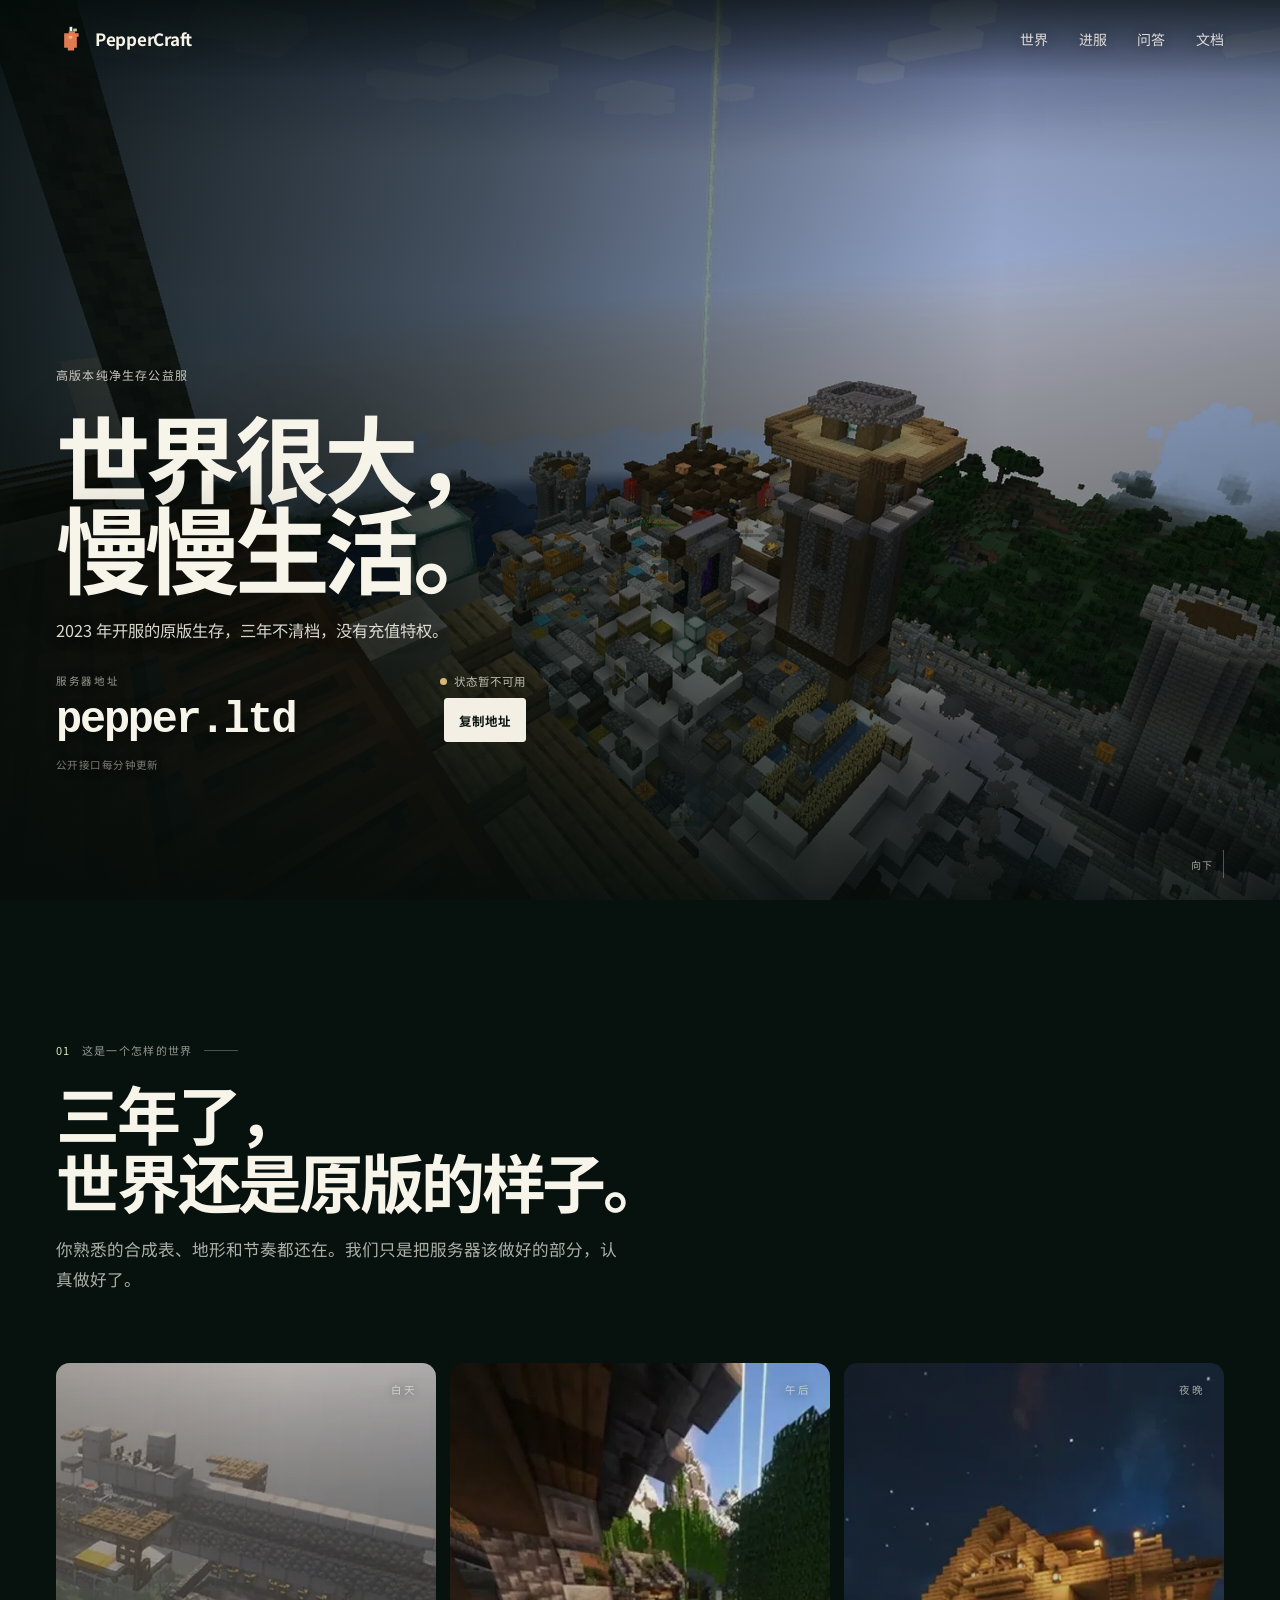
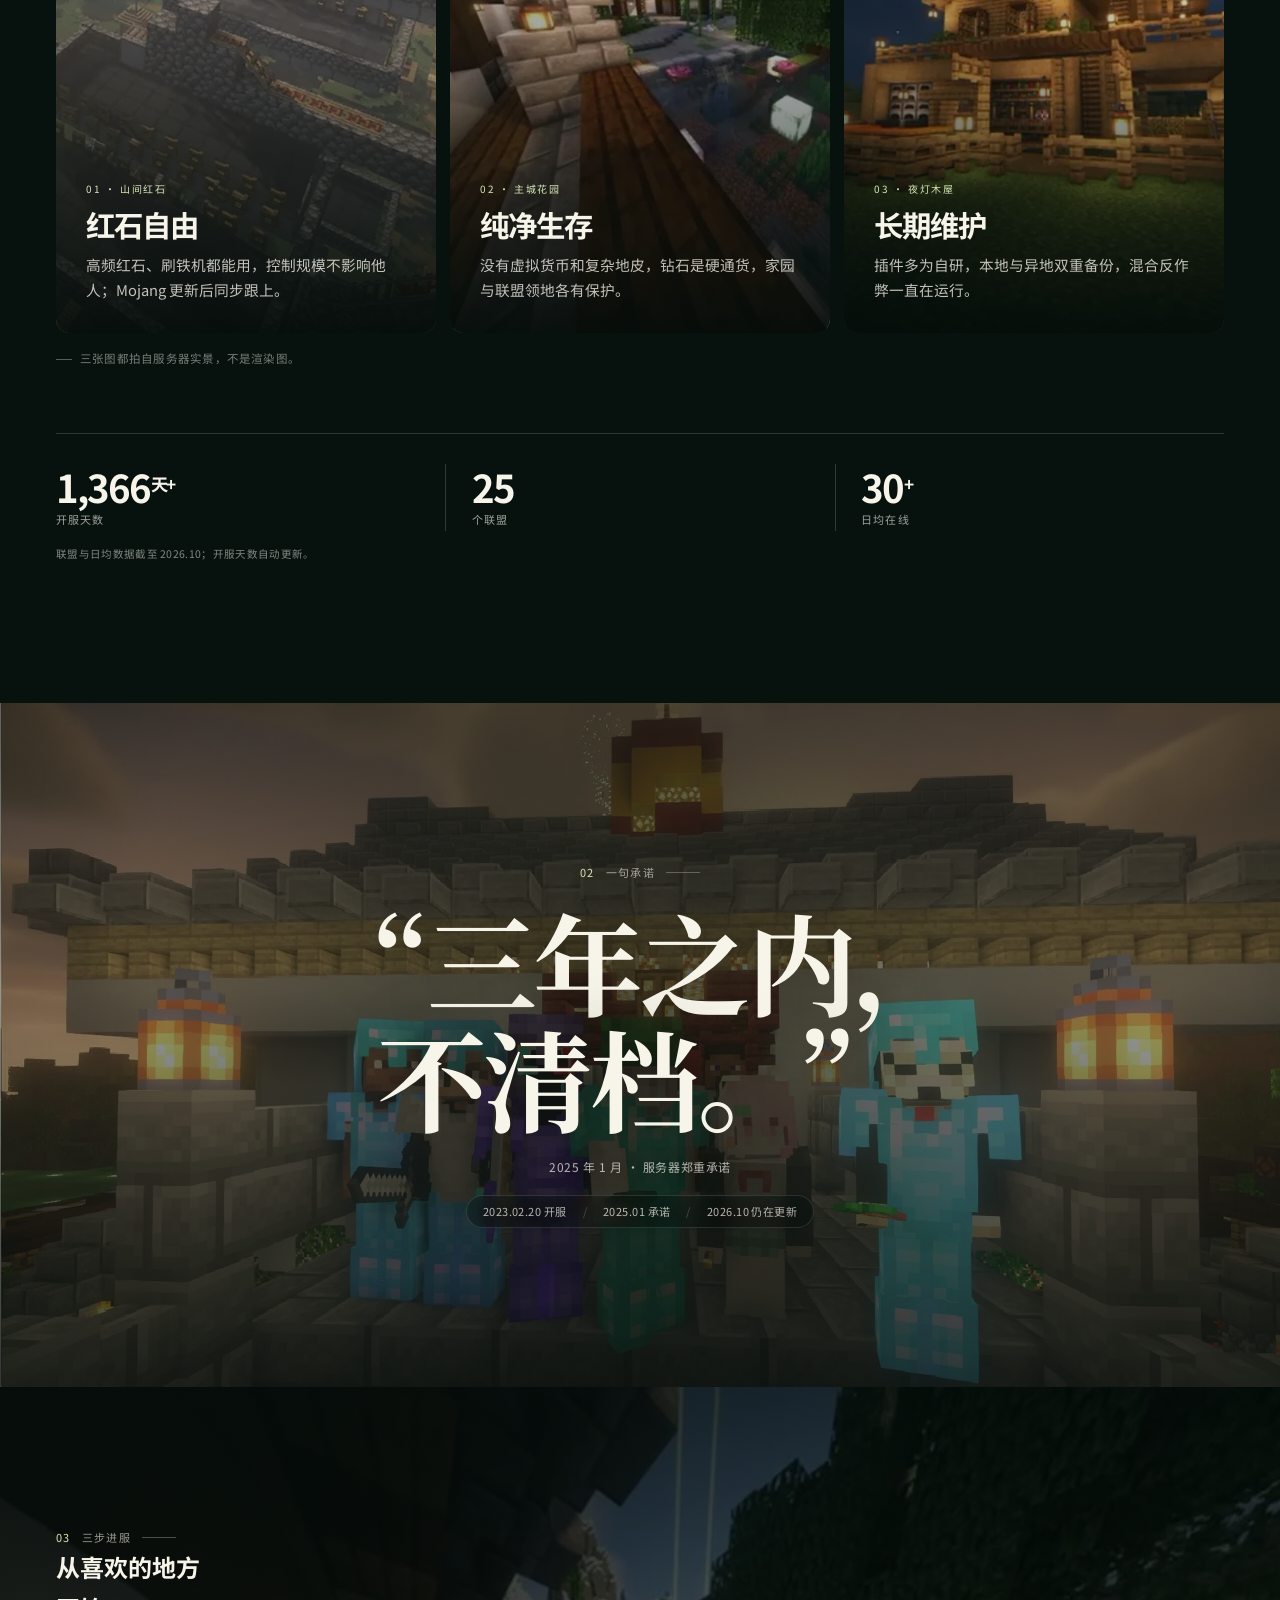
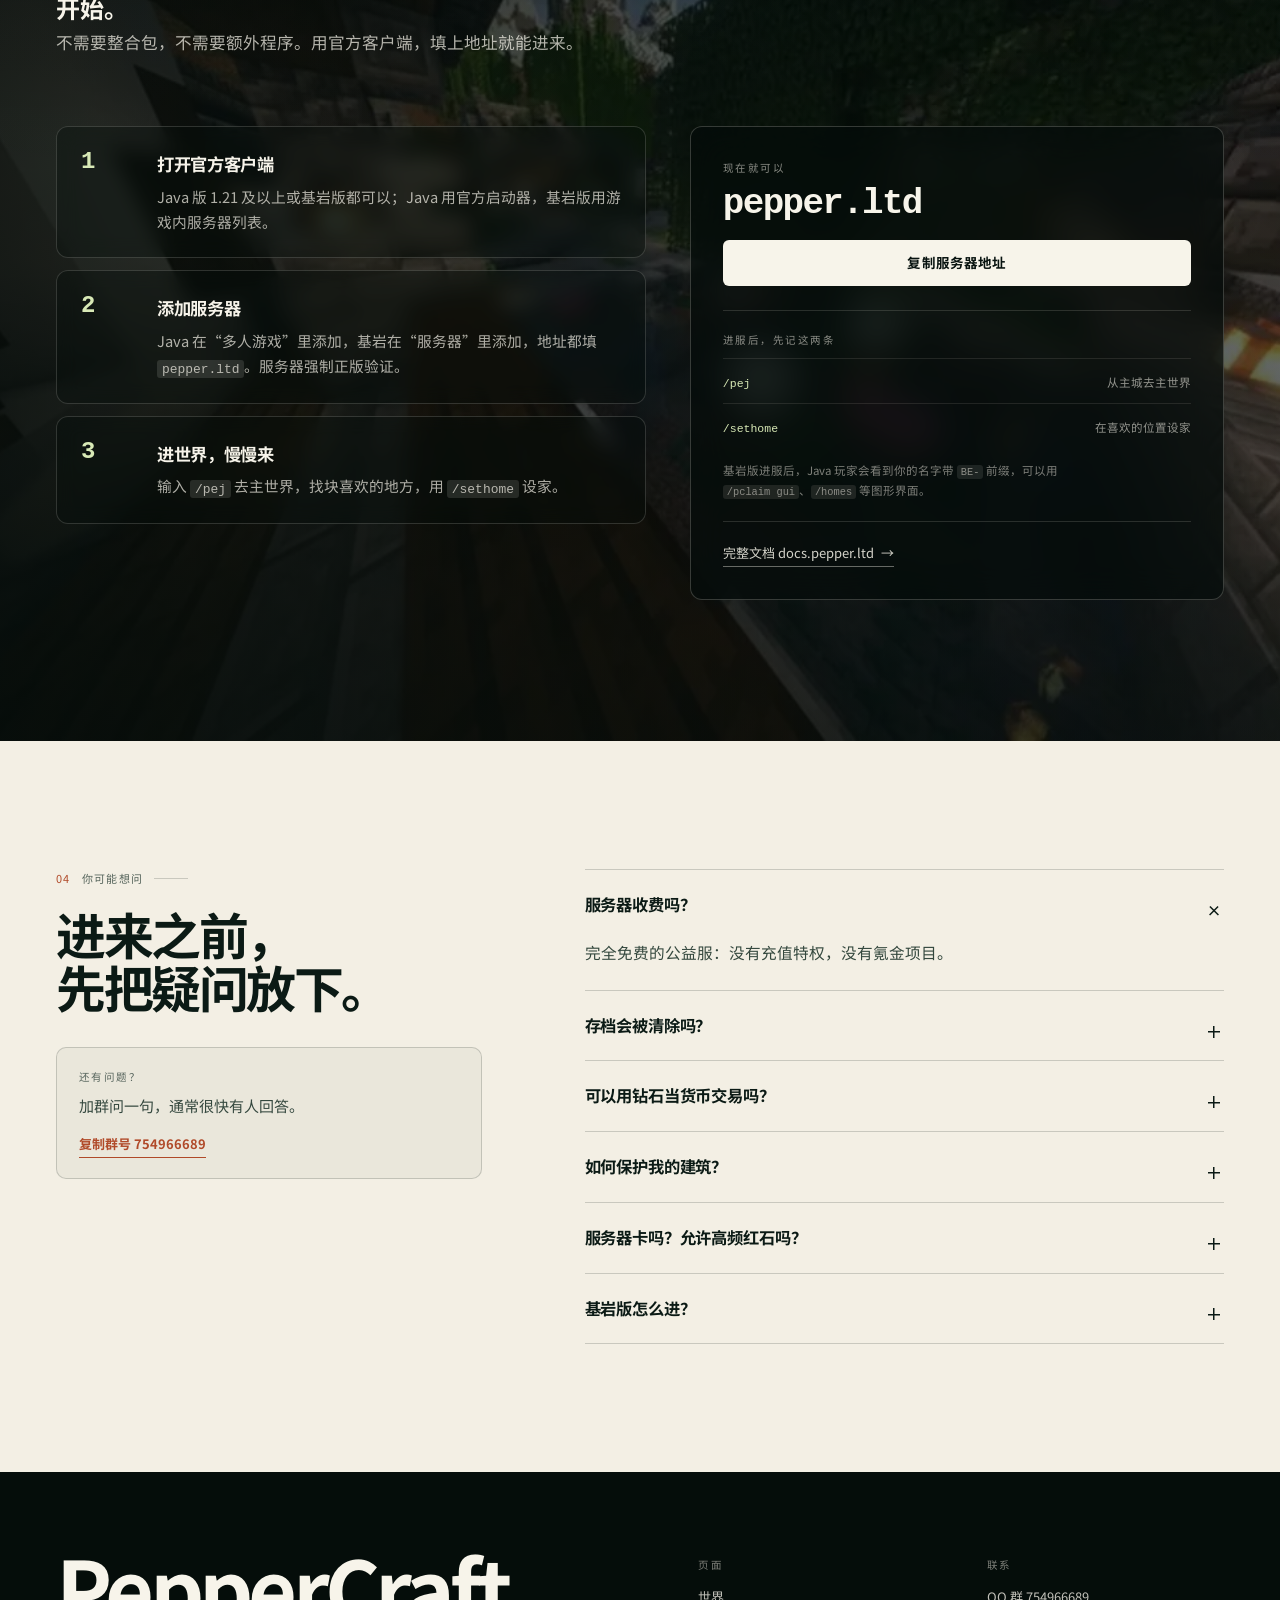
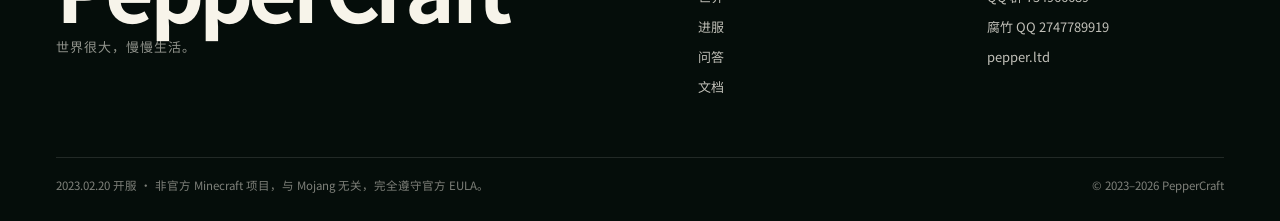
<file: index.html>
<!doctype html>
<html lang="zh-CN">
  <head>
    <meta charset="utf-8" />
    <meta name="viewport" content="width=device-width, initial-scale=1" />
    <title>PepperCraft · 世界很大，慢慢生活</title>
    <meta
      name="description"
      content="PepperCraft 是 2023 年开服的高版本纯净生存公益服。Java 1.21 及以上与基岩版可进，三年不清档，没有充值特权。服务器地址 pepper.ltd。"
    />
    <meta name="theme-color" content="#07120f" />
    <link rel="canonical" href="https://web.pepper.ltd/" />
    <meta property="og:type" content="website" />
    <meta property="og:title" content="PepperCraft · 世界很大，慢慢生活" />
    <meta
      property="og:description"
      content="原版生存、三年不清档、完全公益。服务器地址 pepper.ltd，Java 1.21 及以上与基岩版可进。"
    />
    <meta property="og:url" content="https://web.pepper.ltd/" />
    <meta property="og:image" content="https://web.pepper.ltd/assets/img/og.jpg" />
    <meta property="og:image:type" content="image/jpeg" />
    <meta property="og:image:width" content="1200" />
    <meta property="og:image:height" content="630" />
    <meta property="og:image:alt" content="PepperCraft 首页：主城实景、“世界很大，慢慢生活。”标题与服务器地址 pepper.ltd" />
    <meta name="twitter:card" content="summary_large_image" />
    <meta name="twitter:title" content="PepperCraft · 世界很大，慢慢生活" />
    <meta
      name="twitter:description"
      content="原版生存、三年不清档、完全公益。服务器地址 pepper.ltd，Java 1.21 及以上与基岩版可进。"
    />
    <meta name="twitter:image" content="https://web.pepper.ltd/assets/img/og.jpg" />
    <meta name="twitter:image:alt" content="PepperCraft 首页：主城实景、“世界很大，慢慢生活。”标题与服务器地址 pepper.ltd" />
    <link rel="icon" href="assets/favicon.svg" type="image/svg+xml" />
    <link rel="apple-touch-icon" href="assets/apple-touch-icon.png" />
    <link rel="preload" href="assets/fonts/pepper-sans-bold.woff2" as="font" type="font/woff2" crossorigin />
    <link rel="stylesheet" href="assets/css/style.css" />
    <link
      rel="preload"
      as="image"
      href="assets/img/hero-1920.webp"
      imagesrcset="assets/img/hero-960.webp 960w, assets/img/hero-1920.webp 1920w"
      imagesizes="100vw"
    />
    <script>
      document.documentElement.classList.add('js')
    </script>
    <script type="application/ld+json">
      {
        "@context": "https://schema.org",
        "@type": "GameServer",
        "name": "PepperCraft",
        "url": "https://web.pepper.ltd/",
        "description": "高版本纯净生存公益服，Java 1.21 及以上与基岩版可进，三年不清档。",
        "game": "Minecraft"
      }
    </script>
    <script type="application/ld+json">
      {
        "@context": "https://schema.org",
        "@type": "FAQPage",
        "inLanguage": "zh-CN",
        "mainEntity": [
          {
            "@type": "Question",
            "name": "服务器收费吗？",
            "acceptedAnswer": {
              "@type": "Answer",
              "text": "完全免费的公益服：没有充值特权，没有氪金项目。"
            }
          },
          {
            "@type": "Question",
            "name": "存档会被清除吗？",
            "acceptedAnswer": {
              "@type": "Answer",
              "text": "不会。2025 年 1 月服务器郑重决定：3 年内不再清除存档内容。"
            }
          },
          {
            "@type": "Question",
            "name": "可以用钻石当货币交易吗？",
            "acceptedAnswer": {
              "@type": "Answer",
              "text": "可以，钻石就是通用货币。建议用 /bank add <数量> 存入银行，用 /pay 转账，避免丢失。"
            }
          },
          {
            "@type": "Question",
            "name": "如何保护我的建筑？",
            "acceptedAnswer": {
              "@type": "Answer",
              "text": "手持普通金锄，左键点第一个角、右键点对角，再输入 /pclaim create <名字> 圈出个人领地；加入或创建联盟（/union）后，还能用 /gclaim create <名字> 圈联盟公共领地。"
            }
          },
          {
            "@type": "Question",
            "name": "服务器卡吗？允许高频红石吗？",
            "acceptedAnswer": {
              "@type": "Answer",
              "text": "高性能硬件与优化配置，同时有反作弊保障公平。允许高频红石、刷铁机；大型红石与高频操作请控制规模。禁止利用漏洞复制物品或刷取经济，发现漏洞请报告管理组。"
            }
          },
          {
            "@type": "Question",
            "name": "基岩版怎么进？",
            "acceptedAnswer": {
              "@type": "Answer",
              "text": "在游戏的“服务器”里添加 pepper.ltd；进服后 Java 玩家会看到你的名字带 BE- 前缀，可以用 /pclaim gui、/homes 等图形界面。"
            }
          }
        ]
      }
    </script>
  </head>
  <body>
    <a class="skip-link" href="#main">跳到正文</a>

    <header class="site-head" data-head>
      <div class="wrap head-inner">
        <a class="brand" href="#top" aria-label="PepperCraft 首页">
          <svg class="brand-mark" viewBox="0 0 32 32" aria-hidden="true">
            <rect x="15" y="2" width="3" height="5" fill="currentColor" />
            <rect x="19" y="4" width="4" height="3" fill="#b7d69a" />
            <path fill="#e07a50" d="M9 9h5V7h7v2h4v4h-2v12h-3v3h-7v-3H9V9z" />
            <path fill="#f6b18e" d="M14 12h4v3h-4z" />
          </svg>
          <span>PepperCraft</span>
        </a>

        <button
          class="nav-toggle"
          type="button"
          aria-expanded="false"
          aria-controls="site-nav"
          aria-label="打开导航"
          data-nav-toggle
        >
          <span class="nav-toggle-box" aria-hidden="true"><i></i><i></i></span>
        </button>

        <nav class="head-nav" id="site-nav" aria-label="页面导航">
          <a href="#world">世界</a>
          <a href="#join">进服</a>
          <a href="#faq">问答</a>
          <a href="https://docs.pepper.ltd" target="_blank" rel="noopener">文档</a>
        </nav>
      </div>
    </header>

    <main id="main">
      <section class="hero" id="top">
        <div class="hero-media" aria-hidden="true">
          <img
            src="assets/img/hero-1920.webp"
            srcset="assets/img/hero-960.webp 960w, assets/img/hero-1920.webp 1920w"
            sizes="100vw"
            width="1920"
            height="1080"
            alt=""
            fetchpriority="high"
          />
        </div>
        <div class="hero-grade" aria-hidden="true"></div>
        <div class="hero-veil" aria-hidden="true"></div>

        <div class="wrap hero-inner">
          <p class="eyebrow">
            高版本纯净生存公益服
          </p>

          <h1>世界很大，<br />慢慢生活。</h1>

          <p class="hero-lead">
            2023 年开服的原版生存，<span class="nowrap">三年不清档</span>，<span class="nowrap">没有充值特权</span>。
          </p>

          <div class="server-panel">
            <div class="server-top">
              <span class="server-label">服务器地址</span>
              <span
                class="status-line"
                data-status-line
                data-tone="muted"
                role="status"
                aria-live="polite"
                aria-atomic="true"
              >
                <i aria-hidden="true"></i><span>实时状态需启用脚本</span>
              </span>
            </div>
            <div class="server-main">
              <code class="server-ip" data-copy-target>pepper.ltd</code>
              <button class="copy-mini" type="button" data-copy="pepper.ltd">复制地址</button>
            </div>
            <p class="server-note">公开接口每分钟更新</p>
          </div>
        </div>

        <div class="hero-foot wrap">
          <a class="scroll-cue" href="#world">
            <span>向下</span>
            <i aria-hidden="true"></i>
          </a>
        </div>
      </section>

      <section class="chapter" id="world">
        <div class="wrap">
          <header class="chapter-head">
            <p class="kicker"><span>01</span> 这是一个怎样的世界</p>
            <h2>三年了，<br />世界还是<br class="br-mobile" />原版的样子。</h2>
            <p class="chapter-lede">
              你熟悉的合成表、地形和节奏都还在。我们只是把服务器该做好的部分，认真做好了。
            </p>
          </header>

          <div class="tiles">
            <article class="tile">
              <img
                src="assets/img/redstone-tile.webp"
                width="480"
                height="720"
                loading="lazy"
                decoding="async"
                alt="建在山间的红石机器与农场"
              />
              <div class="tile-shade" aria-hidden="true"></div>
              <span class="tile-time">白天</span>
              <div class="tile-body">
                <span class="tile-index">01 · 山间红石</span>
                <h3>红石自由</h3>
                <p>高频红石、刷铁机都能用，控制规模不影响他人；Mojang 更新后同步跟上。</p>
              </div>
            </article>

            <article class="tile">
              <img
                src="assets/img/garden-tile.webp"
                width="480"
                height="720"
                loading="lazy"
                decoding="async"
                alt="主城花园里的水池、灯笼与木质栈道"
              />
              <div class="tile-shade" aria-hidden="true"></div>
              <span class="tile-time">午后</span>
              <div class="tile-body">
                <span class="tile-index">02 · 主城花园</span>
                <h3>纯净生存</h3>
                <p>没有虚拟货币和复杂地皮，钻石是硬通货，家园与联盟领地各有保护。</p>
              </div>
            </article>

            <article class="tile">
              <img
                src="assets/img/cabin-tile.webp"
                width="447"
                height="670"
                loading="lazy"
                decoding="async"
                alt="夜色里亮着灯的木质小屋"
              />
              <div class="tile-shade" aria-hidden="true"></div>
              <span class="tile-time">夜晚</span>
              <div class="tile-body">
                <span class="tile-index">03 · 夜灯木屋</span>
                <h3>长期维护</h3>
                <p>插件多为自研，本地与异地双重备份，混合反作弊一直在运行。</p>
              </div>
            </article>
          </div>

          <p class="world-note">三张图都拍自服务器实景，不是渲染图。</p>

          <div class="world-stats" aria-label="服务器数据">
            <div class="stat">
              <span class="stat-number" data-days data-count="1345"><span class="stat-value">1,300</span><span class="stat-suffix">天+</span></span>
              <span class="stat-label">开服天数</span>
            </div>
            <div class="stat">
              <span class="stat-number"><span class="stat-value">25</span></span>
              <span class="stat-label">个联盟</span>
            </div>
            <div class="stat">
              <span class="stat-number"><span class="stat-value">30</span><span class="stat-suffix">+</span></span>
              <span class="stat-label">日均在线</span>
            </div>
          </div>
          <p class="world-stats-note">联盟与日均数据截至 2026.10；开服天数自动更新。</p>
        </div>
      </section>

      <section class="promise" aria-label="不清档承诺">
        <div class="promise-media" aria-hidden="true">
          <img
            src="assets/img/group-1920.webp"
            srcset="assets/img/group-960.webp 960w, assets/img/group-1920.webp 1920w"
            sizes="100vw"
            width="1920"
            height="1298"
            loading="lazy"
            decoding="async"
            alt=""
          />
        </div>
        <div class="promise-veil" aria-hidden="true"></div>
        <div class="wrap promise-inner">
          <p class="kicker kicker-light"><span>02</span> 一句承诺</p>
          <blockquote>“三年之内，<br />不清档。<span class="quote-close">”</span></blockquote>
          <p class="promise-source">2025 年 1 月 · 服务器郑重承诺</p>
          <p class="promise-log" aria-label="服务器时间线">
            <span>2023.02.20 开服</span>
            <span>2025.01 承诺</span>
            <span>2026.10 仍在更新</span>
          </p>
        </div>
      </section>

      <section class="join" id="join">
        <div class="join-media" aria-hidden="true">
          <img
            src="assets/img/garden-1280.webp"
            srcset="assets/img/garden-640.webp 640w, assets/img/garden-1280.webp 1280w"
            sizes="100vw"
            width="1280"
            height="720"
            loading="lazy"
            decoding="async"
            alt=""
          />
        </div>
        <div class="join-veil" aria-hidden="true"></div>

        <div class="wrap join-inner">
          <header class="chapter-head chapter-head-light">
            <p class="kicker kicker-light"><span>03</span> 三步进服</p>
            <h2>从喜欢的地方<br />开始。</h2>
            <p class="chapter-lede">
              不需要整合包，不需要额外程序。用官方客户端，填上地址就能进来。
            </p>
          </header>

          <div class="join-grid">
            <div class="join-left">
              <ol class="steps">
              <li>
                <span class="step-number">1</span>
                <div>
                  <h3>打开官方客户端</h3>
                  <p>Java 版 1.21 及以上或基岩版都可以；Java 用官方启动器，基岩版用游戏内服务器列表。</p>
                </div>
              </li>
              <li>
                <span class="step-number">2</span>
                <div>
                  <h3>添加服务器</h3>
                  <p>Java 在“多人游戏”里添加，基岩在“服务器”里添加，地址都填 <code>pepper.ltd</code>。服务器强制正版验证。</p>
                </div>
              </li>
              <li>
                <span class="step-number">3</span>
                <div>
                  <h3>进世界，慢慢来</h3>
                  <p>输入 <code>/pej</code> 去主世界，找块喜欢的地方，用 <code>/sethome</code> 设家。</p>
                </div>
              </li>
            </ol>
            </div>

            <aside class="join-panel">
              <p class="panel-label">现在就可以</p>
              <p class="panel-ip" data-copy-target>pepper.ltd</p>
              <button class="button button-light button-wide" type="button" data-copy="pepper.ltd">
                复制服务器地址
              </button>
              <div class="panel-commands">
                <p class="panel-label">进服后，先记这两条</p>
                <dl>
                  <div><dt><code>/pej</code></dt><dd>从主城去主世界</dd></div>
                  <div><dt><code>/sethome</code></dt><dd>在喜欢的位置设家</dd></div>
                </dl>
              </div>

              <p class="panel-note">基岩版进服后，Java 玩家会看到你的名字带 <code>BE-</code> 前缀，可以用 <code>/pclaim gui</code>、<code>/homes</code> 等图形界面。</p>

              <div class="panel-foot">
                <a class="text-link" href="https://docs.pepper.ltd" target="_blank" rel="noopener">
                  完整文档 docs.pepper.ltd <span aria-hidden="true">→</span>
                </a>
              </div>
            </aside>
          </div>
        </div>
      </section>

      <section class="faq" id="faq">
        <div class="wrap faq-grid">
          <header class="faq-head">
            <p class="kicker kicker-dark"><span>04</span> 你可能想问</p>
            <h2>进来之前，<br />先把疑问放下。</h2>

            <div class="faq-contact">
              <p class="panel-label">还有问题？</p>
              <p>加群问一句，通常很快有人回答。</p>
              <button class="faq-contact-copy" type="button" data-copy="754966689">
                复制群号 754966689
              </button>
            </div>
          </header>

          <div class="faq-list">
            <details open>
              <summary>服务器收费吗？</summary>
              <p>完全免费的公益服：没有充值特权，没有氪金项目。</p>
            </details>
            <details>
              <summary>存档会被清除吗？</summary>
              <p>不会。2025 年 1 月服务器郑重决定：3 年内不再清除存档内容。</p>
            </details>
            <details>
              <summary>可以用钻石当货币交易吗？</summary>
              <p>可以，钻石就是通用货币。建议用 <code>/bank add &lt;数量&gt;</code> 存入银行，用 <code>/pay</code> 转账，避免丢失。</p>
            </details>
            <details>
              <summary>如何保护我的建筑？</summary>
              <p>手持普通金锄，左键点第一个角、右键点对角，再输入 <code>/pclaim create &lt;名字&gt;</code> 圈出个人领地；加入或创建联盟（<code>/union</code>）后，还能用 <code>/gclaim create &lt;名字&gt;</code> 圈联盟公共领地。</p>
            </details>
            <details>
              <summary>服务器卡吗？允许高频红石吗？</summary>
              <p>高性能硬件与优化配置，同时有反作弊保障公平。允许高频红石、刷铁机；大型红石与高频操作请控制规模。禁止利用漏洞复制物品或刷取经济，发现漏洞请报告管理组。</p>
            </details>
            <details>
              <summary>基岩版怎么进？</summary>
              <p>在游戏的“服务器”里添加 <code>pepper.ltd</code>；进服后 Java 玩家会看到你的名字带 <code>BE-</code> 前缀，可以用 <code>/pclaim gui</code>、<code>/homes</code> 等图形界面。</p>
            </details>
          </div>
        </div>
      </section>

    </main>

    <footer class="footer">
      <div class="wrap">
        <div class="footer-top">
          <div>
            <p class="footer-word">PepperCraft</p>
            <p class="footer-tagline">世界很大，慢慢生活。</p>
          </div>
          <div class="footer-links">
            <div>
              <p class="footer-label">页面</p>
              <a href="#world">世界</a>
              <a href="#join">进服</a>
              <a href="#faq">问答</a>
              <a href="https://docs.pepper.ltd" target="_blank" rel="noopener">文档</a>
            </div>
            <div>
              <p class="footer-label">联系</p>
              <a href="https://qun.qq.com/universal-share/share?ac=1&amp;authKey=Uvy%2FwCNH6jghAKvofJE3uKqEEIM0Y0O8h9IBC0JEX%2BafERX1SdaJDD0XEZjZD33y&amp;busi_data=eyJncm91cENvZGUiOiI3NTQ5NjY2ODkiLCJ0b2tlbiI6IitYODc1bXVpWEYycmh0V1FFL0NhNWVvaVdLS3NnU3lzZlZiZVMwNG90Y3lSQm53MzFLOUY3b1VkcXF0SExEcW8iLCJ1aW4iOiIyNzQ3Nzg5OTE5In0%3D&amp;data=vMps1YS2bG4O5dfL8kc8n-XRUWMUo9FCnVjoUjDwSU_YI41N5_ddwC4WgypLXjf00z_-STGjlgI4ndCxDfggRQ&amp;svctype=4&amp;tempid=h5_group_info" target="_blank" rel="noopener">QQ 群 754966689</a>
              <button type="button" class="footer-copy" data-copy="2747789919">腐竹 QQ 2747789919</button>
              <button type="button" class="footer-copy" data-copy="pepper.ltd" title="复制服务器地址">pepper.ltd</button>
            </div>
          </div>
        </div>
        <div class="footer-bottom">
          <p>2023.02.20 开服 · 非官方 Minecraft 项目，与 Mojang 无关，完全遵守官方 EULA。</p>
          <p>© 2023–2026 PepperCraft</p>
        </div>
      </div>
    </footer>

    <div class="copy-live sr-only" aria-live="polite" id="copy-live"></div>
    <script src="assets/js/main.js" defer></script>
  </body>
</html>
</file>
<file: assets/css/style.css>
/* =========================================================
   PepperCraft · Scenic
   整屏实景、暗色渐变、纸色问答。让截图成为页面本身。
   ========================================================= */

@font-face {
  font-family: "Pepper Sans";
  src: url("../fonts/pepper-sans-regular.woff2") format("woff2");
  font-weight: 400;
  font-style: normal;
  font-display: swap;
}

@font-face {
  font-family: "Pepper Sans";
  src: url("../fonts/pepper-sans-bold.woff2") format("woff2");
  font-weight: 700 900;
  font-style: normal;
  font-display: swap;
}

@font-face {
  font-family: "Pepper Serif";
  src: url("../fonts/pepper-serif-bold.woff2") format("woff2");
  font-weight: 600 900;
  font-style: normal;
  font-display: swap;
}

:root {
  --night: #07120f;
  --night-2: #0b1a15;
  --night-3: #10241d;
  --paper: #f3efe4;
  --paper-2: #e8e0ce;
  --white: #f7f4ea;
  --ink: #0b1a15;
  --ink-2: #33473d;
  --muted: #9eada4;
  --muted-dark: #55645b;
  --accent: #d8e9b6;
  --accent-deep: #b04a29;
  --line: rgba(247, 244, 234, 0.16);
  --line-strong: rgba(247, 244, 234, 0.4);
  --line-dark: rgba(11, 26, 21, 0.18);

  --font-sans: "Pepper Sans", "Noto Sans CJK SC", "Source Han Sans SC",
    "PingFang SC", "Hiragino Sans GB", "Microsoft YaHei", system-ui, sans-serif;
  --font-serif: "Pepper Serif", "Noto Serif CJK SC", "Source Han Serif SC",
    "Songti SC", "STSong", serif;
  --font-mono: "SF Mono", "Cascadia Mono", "Noto Sans Mono CJK SC", Consolas,
    monospace;

  --wrap: 1240px;
  --gutter: clamp(20px, 4.4vw, 56px);
  --head-h: 80px;
  --ease: cubic-bezier(0.22, 0.61, 0.36, 1);
}

*,
*::before,
*::after {
  box-sizing: border-box;
}

html {
  scroll-behavior: smooth;
  scroll-padding-top: calc(var(--head-h) + 16px);
  -webkit-text-size-adjust: 100%;
}

body {
  margin: 0;
  overflow-x: clip;
  background: var(--night);
  color: var(--white);
  font-family: var(--font-sans);
  font-size: 16px;
  line-height: 1.7;
  -webkit-font-smoothing: antialiased;
  text-rendering: optimizeLegibility;
}

::selection {
  background: var(--accent);
  color: var(--night);
}

img {
  display: block;
  max-width: 100%;
  height: auto;
}

a {
  color: inherit;
  text-decoration: none;
}

button {
  font: inherit;
  color: inherit;
  border: 0;
  background: none;
  cursor: pointer;
}

p,
h1,
h2,
h3,
figure,
blockquote,
dl,
dd {
  margin: 0;
}

ul,
ol {
  margin: 0;
  padding: 0;
  list-style: none;
}

code {
  padding: 0.12em 0.38em;
  border-radius: 3px;
  background: rgba(247, 244, 234, 0.12);
  font-family: var(--font-mono);
  font-size: 0.88em;
  white-space: nowrap;
}

hr {
  border: 0;
  border-top: 1px solid var(--line);
}

:focus-visible {
  outline: 2px solid var(--accent);
  outline-offset: 3px;
}

.sr-only {
  position: absolute !important;
  width: 1px;
  height: 1px;
  padding: 0;
  margin: -1px;
  overflow: hidden;
  clip: rect(0 0 0 0);
  white-space: nowrap;
  border: 0;
}

.skip-link {
  position: fixed;
  top: 12px;
  left: 12px;
  z-index: 100;
  padding: 10px 16px;
  background: var(--white);
  color: var(--night);
  transform: translateY(-160%);
  transition: transform 0.2s var(--ease);
}

.skip-link:focus {
  transform: none;
}

.wrap {
  position: relative;
  width: min(100%, calc(var(--wrap) + var(--gutter) * 2));
  margin-inline: auto;
  padding-inline: var(--gutter);
}

main,
.site-head,
.footer {
  position: relative;
  z-index: 1;
}

/* ---------------------------------------------------------
   顶部
   --------------------------------------------------------- */

.site-head {
  position: fixed;
  inset: 0 0 auto;
  z-index: 50;
  height: var(--head-h);
  border-bottom: 1px solid transparent;
  isolation: isolate;
  transition: background 0.35s var(--ease), border-color 0.35s var(--ease),
    backdrop-filter 0.35s var(--ease);
}

.site-head::before {
  content: "";
  position: absolute;
  inset: 0;
  z-index: -1;
  background: linear-gradient(180deg, rgba(4, 12, 10, 0.62), rgba(4, 12, 10, 0));
  pointer-events: none;
  transition: opacity 0.35s var(--ease);
}

.site-head.is-scrolled {
  background: rgba(7, 18, 15, 0.84);
  border-bottom-color: var(--line);
  backdrop-filter: blur(14px);
}

.site-head.is-scrolled::before,
.site-head.is-paper::before {
  opacity: 0;
}

/* 滚到奶油色问答区时，顶栏跟着变成浅色，不再横一条黑杠。 */
.site-head.is-paper {
  background: rgba(243, 239, 228, 0.9);
  border-bottom-color: rgba(11, 26, 21, 0.14);
  backdrop-filter: blur(14px);
}

.site-head.is-paper .brand {
  color: var(--ink);
}

.site-head.is-paper .head-nav a {
  color: rgba(11, 26, 21, 0.72);
}

.site-head.is-paper .head-nav a:hover {
  color: var(--ink);
}

.site-head.is-paper .head-nav a::after {
  background: var(--ink);
}

.head-inner {
  display: flex;
  align-items: center;
  justify-content: space-between;
  height: 100%;
  gap: 24px;
}

.brand {
  display: inline-flex;
  align-items: center;
  gap: 10px;
  color: var(--white);
  font-weight: 800;
  font-size: 17px;
  letter-spacing: -0.015em;
}

.brand-mark {
  width: 29px;
  height: 29px;
  flex: none;
}

.head-nav {
  display: flex;
  align-items: center;
  gap: clamp(18px, 2.4vw, 34px);
  margin-left: auto;
  font-size: 14px;
}

.head-nav a {
  position: relative;
  padding: 4px 0;
  color: rgba(247, 244, 234, 0.88);
  text-shadow: 0 1px 12px rgba(0, 0, 0, 0.28);
}

.site-head.is-paper .head-nav a {
  text-shadow: none;
}

.head-nav a::after {
  content: "";
  position: absolute;
  left: 0;
  right: 0;
  bottom: 0;
  height: 1px;
  background: var(--white);
  transform: scaleX(0);
  transform-origin: right;
  transition: transform 0.3s var(--ease);
}

.head-nav a:hover {
  color: var(--white);
}

.head-nav a:hover::after {
  transform: scaleX(1);
  transform-origin: left;
}

.nav-toggle {
  display: none;
  flex: none;
  align-items: center;
  justify-content: center;
  width: 44px;
  height: 44px;
  margin-left: 4px;
  color: var(--white);
}

.nav-toggle-box {
  position: relative;
  display: block;
  width: 18px;
  height: 12px;
}

.nav-toggle-box i {
  position: absolute;
  left: 0;
  width: 18px;
  height: 1.5px;
  background: currentColor;
  transition: transform 0.25s var(--ease);
}

.nav-toggle-box i:first-child {
  top: 2px;
}

.nav-toggle-box i:last-child {
  bottom: 2px;
}

.site-head.is-menu-open .nav-toggle-box i:first-child {
  transform: translateY(4px) rotate(45deg);
}

.site-head.is-menu-open .nav-toggle-box i:last-child {
  transform: translateY(-4px) rotate(-45deg);
}

.site-head.is-paper .nav-toggle {
  color: var(--ink);
}


/* ---------------------------------------------------------
   首屏
   --------------------------------------------------------- */

.hero {
  position: relative;
  display: flex;
  flex-direction: column;
  justify-content: flex-end;
  min-height: 100svh;
  overflow: hidden;
  isolation: isolate;
}

.hero-media,
.promise-media,
.join-media {
  position: absolute;
  inset: 0;
  z-index: -2;
  overflow: hidden;
}

.hero-media img,
.promise-media img,
.join-media img {
  width: 100%;
  height: 100%;
  object-fit: cover;
}

.hero-media img {
  object-position: center 54%;
  filter: saturate(0.94) brightness(0.97);
  transform: scale(1.05);
  animation: hero-drift 28s var(--ease) infinite alternate;
}

@keyframes hero-drift {
  from {
    transform: scale(1.05) translate3d(0, 0, 0);
  }
  to {
    transform: scale(1.1) translate3d(-1%, -1%, 0);
  }
}

/* 给俯瞰图加一层很薄的暖色天光，压掉屏幕灰蓝，和整页的暖绿/锈色接上。 */
.hero-grade {
  position: absolute;
  inset: 0;
  z-index: -1;
  background:
    radial-gradient(
      110% 72% at 74% -8%,
      rgba(224, 122, 80, 0.26),
      transparent 58%
    ),
    linear-gradient(180deg, rgba(176, 74, 41, 0.1), transparent 42%);
  mix-blend-mode: soft-light;
  opacity: 0.92;
  pointer-events: none;
}

.hero-veil {
  position: absolute;
  inset: 0;
  z-index: -1;
  background:
    linear-gradient(
      180deg,
      rgba(4, 12, 10, 0.42) 0%,
      rgba(4, 12, 10, 0.08) 18%,
      rgba(4, 12, 10, 0) 34%
    ),
    linear-gradient(
      90deg,
      rgba(4, 12, 10, 0.9) 0%,
      rgba(4, 12, 10, 0.58) 38%,
      rgba(4, 12, 10, 0.08) 78%,
      rgba(4, 12, 10, 0.16) 100%
    ),
    linear-gradient(
      0deg,
      rgba(4, 12, 10, 0.88) 0%,
      rgba(4, 12, 10, 0.28) 38%,
      rgba(4, 12, 10, 0) 68%
    );
}

.hero-inner {
  padding-top: calc(var(--head-h) + 80px);
  padding-bottom: clamp(100px, 14vh, 150px);
}

.eyebrow {
  display: flex;
  align-items: center;
  gap: 10px;
  color: rgba(247, 244, 234, 0.8);
  font-size: 12px;
  font-weight: 500;
  letter-spacing: 0.1em;
}

.hero h1 {
  max-width: 900px;
  margin: 24px 0 24px;
  font-size: clamp(3.5rem, 7.4vw, 7.9rem);
  font-weight: 900;
  line-height: 0.96;
  letter-spacing: -0.06em;
  text-wrap: balance;
  text-shadow: 0 4px 60px rgba(0, 0, 0, 0.25);
}


.hero-lead {
  max-width: 34em;
  color: rgba(247, 244, 234, 0.88);
  font-size: clamp(1.02rem, 1.25vw, 1.14rem);
  line-height: 1.85;
  text-wrap: pretty;
  text-shadow: 0 2px 18px rgba(0, 0, 0, 0.32);
}

.button {
  display: inline-flex;
  align-items: center;
  justify-content: center;
  min-height: 46px;
  padding: 11px 20px;
  border-radius: 6px;
  font-size: 13.5px;
  font-weight: 600;
  letter-spacing: 0.01em;
  transition: background 0.22s var(--ease), color 0.22s var(--ease),
    border-color 0.22s var(--ease), transform 0.22s var(--ease);
}

.button:hover {
  transform: translateY(-1px);
}

.button-light {
  background: var(--white);
  color: var(--night);
}

.button-light:hover {
  background: var(--accent);
}

.button-ghost {
  border: 1px solid var(--line-strong);
  background: transparent;
  color: var(--white);
}

.button-ghost:hover {
  border-color: var(--white);
  background: rgba(247, 244, 234, 0.06);
}

.button[data-state="done"] {
  background: var(--accent);
  color: var(--night);
}

.button[data-state="fail"] {
  background: #efb085;
  color: var(--night);
}

/* 首屏地址面板 */
.server-panel {
  width: min(470px, 100%);
  margin-top: 26px;
  padding: 0;
  border: 0;
  border-radius: 0;
  background: none;
  backdrop-filter: none;
  box-shadow: none;
  text-shadow: 0 1px 12px rgba(0, 0, 0, 0.35);
}

.server-top {
  display: flex;
  align-items: center;
  justify-content: space-between;
  gap: 16px;
}

.server-label {
  color: rgba(247, 244, 234, 0.62);
  font-size: 10.5px;
  letter-spacing: 0.16em;
}

.status-line {
  display: inline-flex;
  align-items: center;
  gap: 7px;
  color: rgba(247, 244, 234, 0.74);
  font-size: 11.5px;
  font-variant-numeric: tabular-nums;
}

.status-line i {
  display: inline-block;
  width: 7px;
  height: 7px;
  border-radius: 50%;
  background: #a8a08f;
}

[data-tone="on"] i {
  background: #9bd88f;
  box-shadow: 0 0 0 4px rgba(155, 216, 143, 0.14);
}

[data-tone="off"] i {
  background: #b7a894;
}

[data-tone="muted"] i {
  background: #d8b97a;
}

.server-main {
  display: flex;
  align-items: flex-end;
  justify-content: space-between;
  gap: 18px;
  margin: 7px 0 14px;
}

.server-note {
  color: rgba(247, 244, 234, 0.5);
  font-size: 10.5px;
  letter-spacing: 0.04em;
}

.server-ip {
  padding: 0;
  background: none;
  color: var(--white);
  font-family: var(--font-mono);
  font-size: clamp(2.2rem, 3.4vw, 3rem);
  font-weight: 600;
  letter-spacing: -0.05em;
  line-height: 0.98;
}

.copy-mini {
  flex: none;
  min-height: 44px;
  padding: 10px 14px;
  border: 1px solid var(--paper);
  border-radius: 3px;
  background: var(--paper);
  color: var(--night);
  font-size: 12.5px;
  font-weight: 600;
  transition: background 0.2s var(--ease), border-color 0.2s var(--ease);
}

.copy-mini:hover {
  background: var(--accent);
  border-color: var(--accent);
}

.copy-mini[data-state="done"] {
  background: var(--accent);
  border-color: var(--accent);
  color: var(--night);
}

.copy-mini[data-state="fail"] {
  background: #efb085;
  border-color: #efb085;
  color: var(--night);
}

.hero-foot {
  position: absolute;
  left: 0;
  right: 0;
  bottom: 22px;
  z-index: 2;
  display: flex;
  align-items: center;
  justify-content: flex-end;
  gap: 20px;
  color: rgba(247, 244, 234, 0.62);
  font-family: var(--font-mono);
  font-size: 10px;
  letter-spacing: 0.08em;
}


.scroll-cue {
  display: inline-flex;
  align-items: center;
  gap: 10px;
  color: rgba(247, 244, 234, 0.65);
}

.scroll-cue i {
  position: relative;
  display: block;
  width: 1px;
  height: 28px;
  background: rgba(247, 244, 234, 0.3);
  overflow: hidden;
}

.scroll-cue i::after {
  content: "";
  position: absolute;
  top: -100%;
  left: 0;
  width: 1px;
  height: 100%;
  background: var(--accent);
  animation: scroll-line 2.4s var(--ease) infinite;
}

@keyframes scroll-line {
  0% {
    top: -100%;
  }
  60%,
  100% {
    top: 100%;
  }
}

/* ---------------------------------------------------------
   世界
   --------------------------------------------------------- */

.chapter {
  padding-block: clamp(86px, 11vw, 150px);
  background: var(--night);
}

.chapter-head {
  max-width: 900px;
  margin-bottom: clamp(42px, 6vw, 68px);
}

.kicker {
  display: flex;
  align-items: center;
  gap: 11px;
  color: rgba(247, 244, 234, 0.6);
  font-family: var(--font-mono);
  font-size: 11px;
  letter-spacing: 0.12em;
  text-transform: uppercase;
}

.kicker > span {
  color: var(--accent);
}

.kicker::after {
  content: "";
  width: 34px;
  height: 1px;
  background: rgba(247, 244, 234, 0.28);
}

.kicker-light {
  color: rgba(247, 244, 234, 0.62);
}

.kicker-dark {
  color: var(--muted-dark);
}

.kicker-dark > span {
  color: var(--accent-deep);
}

.kicker-dark::after {
  background: var(--line-dark);
}

.chapter h2,
.faq-head h2 {
  margin: 20px 0 20px;
  font-size: clamp(2.35rem, 5vw, 4.6rem);
  font-weight: 900;
  line-height: 1.06;
  letter-spacing: -0.05em;
  text-wrap: balance;
}

.chapter-lede {
  max-width: 34em;
  color: rgba(247, 244, 234, 0.7);
  font-size: 1.04rem;
  line-height: 1.8;
  text-wrap: pretty;
}

.chapter-head-light .chapter-lede {
  color: rgba(247, 244, 234, 0.72);
}

/* 图片卡片 */
.tiles {
  display: grid;
  grid-template-columns: repeat(3, 1fr);
  gap: 14px;
}

.tile {
  position: relative;
  display: flex;
  align-items: flex-end;
  aspect-ratio: 2 / 3;
  min-height: 0;
  overflow: hidden;
  border-radius: 14px;
  isolation: isolate;
  background: var(--night-2);
}

.tile img {
  position: absolute;
  inset: 0;
  z-index: -2;
  width: 100%;
  height: 100%;
  object-fit: cover;
  transition: transform 1.1s var(--ease);
}

.tile-shade {
  position: absolute;
  inset: 0;
  z-index: -1;
  background:
    linear-gradient(
      180deg,
      rgba(4, 12, 10, 0.04) 24%,
      rgba(4, 12, 10, 0.32) 52%,
      rgba(4, 12, 10, 0.94) 100%
    ),
    linear-gradient(90deg, rgba(4, 12, 10, 0.22), transparent 60%);
}

.tile:hover img {
  transform: scale(1.045);
}

.tile:first-child img {
  filter: contrast(1.02) saturate(0.82) brightness(0.9) sepia(0.08);
}

.tile:first-child .tile-shade {
  background:
    linear-gradient(
      180deg,
      rgba(38, 30, 20, 0.08) 0%,
      rgba(24, 22, 16, 0.32) 52%,
      rgba(4, 12, 10, 0.94) 100%
    ),
    linear-gradient(90deg, rgba(4, 12, 10, 0.16), transparent 60%);
}

.tile-time {
  position: absolute;
  top: 18px;
  right: 20px;
  z-index: 1;
  color: rgba(247, 244, 234, 0.64);
  font-family: var(--font-mono);
  font-size: 10.5px;
  letter-spacing: 0.12em;
  text-shadow: 0 1px 10px rgba(0, 0, 0, 0.45);
}

.tile-body {
  width: 100%;
  padding: clamp(22px, 2.4vw, 30px);
}

.tile-index {
  display: block;
  margin-bottom: 10px;
  color: var(--accent);
  font-family: var(--font-mono);
  font-size: 10px;
  letter-spacing: 0.16em;
}

.tile h3 {
  margin-bottom: 9px;
  font-size: clamp(1.55rem, 2.3vw, 2rem);
  font-weight: 800;
  line-height: 1.2;
  letter-spacing: -0.03em;
}

.tile p {
  color: rgba(247, 244, 234, 0.78);
  font-size: 0.92rem;
  line-height: 1.75;
  text-wrap: pretty;
}

.world-note {
  margin-top: 16px;
  color: rgba(247, 244, 234, 0.48);
  font-size: 11.5px;
  letter-spacing: 0.02em;
}

.world-note::before {
  content: "";
  display: inline-block;
  width: 16px;
  height: 1px;
  margin-right: 8px;
  background: rgba(247, 244, 234, 0.32);
  vertical-align: middle;
}

/* ---------------------------------------------------------
   世界数据
   --------------------------------------------------------- */

.world-stats {
  display: grid;
  grid-template-columns: repeat(3, 1fr);
  margin-top: clamp(40px, 5vw, 64px);
  padding-top: clamp(22px, 3vw, 30px);
  border-top: 1px solid var(--line);
}

.stat {
  display: flex;
  flex-direction: column;
  gap: 4px;
  padding: 2px clamp(14px, 2vw, 30px);
  border-left: 1px solid rgba(247, 244, 234, 0.18);
}

.stat:first-child {
  padding-left: 0;
  border-left: 0;
}

.stat-number {
  font-size: clamp(2rem, 3.7vw, 3.4rem);
  font-weight: 800;
  line-height: 1.05;
  letter-spacing: -0.05em;
  font-variant-numeric: tabular-nums;
}

.world-stats .stat-number {
  font-size: clamp(1.8rem, 3vw, 2.6rem);
}

/* 角标（“1,345 年+”里的“年+”、“30+”里的“+”）。必须显式挂 .stat-suffix：
   裸文本节点不受元素选择器影响，曾导致“年+”与“+”一大一小。 */
.stat-number > .stat-suffix {
  margin-left: 1px;
  font-size: 0.45em;
  font-weight: 600;
  vertical-align: 0.7em;
}

.stat-label {
  color: rgba(247, 244, 234, 0.64);
  font-size: 11px;
  letter-spacing: 0.1em;
}

.world-stats-note {
  margin-top: 14px;
  color: rgba(247, 244, 234, 0.52);
  font-family: var(--font-mono);
  font-size: 10.5px;
  letter-spacing: 0.03em;
}

/* ---------------------------------------------------------
   承诺
   --------------------------------------------------------- */

.promise {
  position: relative;
  display: grid;
  place-items: center;
  min-height: clamp(520px, 76vh, 820px);
  overflow: hidden;
  text-align: center;
  isolation: isolate;
}

.promise-media img {
  object-position: center 38%;
  filter: brightness(0.9) saturate(0.94);
}

.promise-veil {
  position: absolute;
  inset: 0;
  z-index: -1;
  background:
    linear-gradient(
      180deg,
      rgba(4, 12, 10, 0.5) 0%,
      rgba(4, 12, 10, 0.26) 42%,
      rgba(4, 12, 10, 0.74) 100%
    ),
    radial-gradient(
      circle at 50% 48%,
      rgba(4, 12, 10, 0.5),
      rgba(4, 12, 10, 0.08) 72%
    );
}

.promise-inner {
  padding-block: clamp(80px, 10vw, 130px);
}

.promise .kicker {
  justify-content: center;
}

/* 衬线只用于承诺引语，形成明确的第二声部。 */
.promise blockquote {
  max-width: 14em;
  margin: 22px auto 22px;
  font-family: var(--font-serif);
  font-size: clamp(3.1rem, 8.6vw, 8.6rem);
  font-weight: 600;
  line-height: 1.05;
  letter-spacing: -0.03em;
  text-shadow: 0 6px 70px rgba(0, 0, 0, 0.45);
}

.quote-close {
  display: inline-block;
  margin-left: -0.06em;
}

.promise-source {
  color: rgba(247, 244, 234, 0.72);
  font-family: var(--font-mono);
  font-size: 12px;
  letter-spacing: 0.05em;
  text-shadow: 0 2px 18px rgba(0, 0, 0, 0.5);
}

.promise-log {
  display: flex;
  flex-wrap: wrap;
  justify-content: center;
  gap: 6px 16px;
  width: max-content;
  max-width: calc(100% - 32px);
  margin: 18px auto 0;
  padding: 6px 16px;
  border: 1px solid rgba(247, 244, 234, 0.12);
  border-radius: 999px;
  background: rgba(7, 18, 15, 0.34);
  color: rgba(247, 244, 234, 0.72);
  font-family: var(--font-mono);
  font-size: 11px;
  letter-spacing: 0.04em;
  text-shadow: 0 2px 14px rgba(0, 0, 0, 0.5);
  backdrop-filter: blur(8px);
}

.promise-log span {
  white-space: nowrap;
}

.promise-log span + span::before {
  content: "/";
  margin-right: 16px;
  color: rgba(247, 244, 234, 0.24);
}

/* ---------------------------------------------------------
   进服
   --------------------------------------------------------- */

.join {
  position: relative;
  padding-block: clamp(88px, 11vw, 150px);
  overflow: hidden;
  isolation: isolate;
}

.join-media img {
  object-position: center 66%;
  filter: saturate(0.95) brightness(0.8);
}

.join-veil {
  position: absolute;
  inset: 0;
  z-index: -1;
  background:
    linear-gradient(
      180deg,
      rgba(4, 12, 10, 0.5) 0%,
      rgba(4, 12, 10, 0.08) 24%,
      rgba(4, 12, 10, 0) 42%
    ),
    linear-gradient(
      90deg,
      rgba(4, 12, 10, 0.86) 0%,
      rgba(4, 12, 10, 0.62) 52%,
      rgba(4, 12, 10, 0.42) 100%
    ),
    linear-gradient(0deg, rgba(4, 12, 10, 0.55), transparent 60%);
}

.join-inner {
  position: relative;
}

.join-grid {
  display: grid;
  grid-template-columns: 1.05fr 0.95fr;
  align-items: start;
  gap: clamp(24px, 3.4vw, 44px);
}

.join-left {
  display: grid;
  gap: 12px;
}

.steps {
  display: grid;
  gap: 12px;
}

.steps li {
  display: grid;
  grid-template-columns: 58px 1fr;
  gap: 18px;
  padding: 22px 24px;
  border: 1px solid rgba(247, 244, 234, 0.16);
  border-radius: 12px;
  background: rgba(4, 12, 10, 0.34);
  backdrop-filter: blur(10px);
}

.step-number {
  color: var(--accent);
  font-family: var(--font-mono);
  font-size: 1.5rem;
  font-weight: 600;
  line-height: 1.1;
  letter-spacing: -0.03em;
}

.steps h3 {
  margin-bottom: 5px;
  font-size: 1.08rem;
  font-weight: 700;
  letter-spacing: -0.02em;
}

.steps p {
  color: rgba(247, 244, 234, 0.7);
  font-size: 0.92rem;
  line-height: 1.75;
  text-wrap: pretty;
}

.join-panel {
  padding: clamp(24px, 3vw, 32px);
  border: 1px solid rgba(247, 244, 234, 0.2);
  border-radius: 12px;
  background: rgba(4, 12, 10, 0.66);
  backdrop-filter: blur(18px);
}

.panel-label {
  color: rgba(247, 244, 234, 0.55);
  font-family: var(--font-mono);
  font-size: 10.5px;
  letter-spacing: 0.14em;
}

.panel-ip {
  margin: 7px 0 16px;
  font-family: var(--font-mono);
  font-size: clamp(1.8rem, 2.8vw, 2.4rem);
  font-weight: 600;
  letter-spacing: -0.045em;
  line-height: 1.1;
}

.button-wide {
  width: 100%;
}

.panel-commands {
  margin-top: 24px;
  padding-top: 20px;
  border-top: 1px solid rgba(247, 244, 234, 0.14);
}

.panel-commands dl {
  margin-top: 10px;
}

.panel-commands dl > div {
  display: grid;
  grid-template-columns: minmax(120px, 1fr) auto;
  align-items: baseline;
  gap: 14px;
  padding: 8px 0;
  border-top: 1px solid rgba(247, 244, 234, 0.1);
}

.panel-commands dt code {
  padding: 0;
  background: none;
  color: var(--accent);
  font-size: 11.5px;
  white-space: normal;
}

.panel-commands dd {
  color: rgba(247, 244, 234, 0.58);
  font-size: 11.5px;
  text-align: right;
}

.panel-note {
  margin-top: 14px;
  color: rgba(247, 244, 234, 0.5);
  font-size: 11.5px;
  line-height: 1.65;
  text-wrap: pretty;
}

.panel-note code {
  background: rgba(247, 244, 234, 0.1);
  font-size: 0.9em;
}

.panel-foot {
  margin-top: 20px;
  padding-top: 16px;
  border-top: 1px solid rgba(247, 244, 234, 0.14);
}

.text-link {
  display: inline-flex;
  align-items: center;
  gap: 7px;
  padding-bottom: 2px;
  border-bottom: 1px solid rgba(247, 244, 234, 0.4);
  color: rgba(247, 244, 234, 0.86);
  font-size: 13px;
  font-weight: 500;
  transition: color 0.2s var(--ease), border-color 0.2s var(--ease);
}

.text-link span {
  display: inline-block;
  transition: transform 0.25s var(--ease);
}

.text-link:hover {
  border-color: var(--white);
  color: var(--white);
}

.text-link:hover span {
  transform: translateX(3px);
}

.text-link-light {
  color: rgba(247, 244, 234, 0.78);
}

/* ---------------------------------------------------------
   问答
   --------------------------------------------------------- */

.faq {
  padding-block: clamp(82px, 10vw, 140px);
  background: var(--paper);
  color: var(--ink);
}

.faq-grid {
  display: grid;
  grid-template-columns: 0.8fr 1.2fr;
  align-items: start;
  gap: clamp(40px, 8vw, 110px);
}

.faq-head {
  position: sticky;
  top: calc(var(--head-h) + 36px);
}

.faq-head h2 {
  font-size: clamp(2.2rem, 3.9vw, 3.8rem);
}

.faq .chapter-lede {
  color: var(--muted-dark);
  margin-bottom: 22px;
}

.faq .text-link {
  border-color: var(--line-dark);
  color: var(--ink-2);
}

.faq .text-link:hover {
  color: var(--accent-deep);
  border-color: var(--accent-deep);
}

.faq-contact {
  margin-top: 34px;
  padding: 20px 22px;
  border: 1px solid var(--line-dark);
  border-radius: 10px;
  background: rgba(11, 26, 21, 0.035);
}

.faq-contact .panel-label {
  color: var(--muted-dark);
}

.faq-contact p:not(.panel-label) {
  margin-top: 8px;
  color: var(--ink-2);
  font-size: 0.94rem;
  line-height: 1.65;
  text-wrap: pretty;
}

.faq-contact-copy {
  display: inline-flex;
  align-items: center;
  margin-top: 14px;
  padding: 0 0 2px;
  border-bottom: 1px solid var(--accent-deep);
  color: var(--accent-deep);
  font-size: 13px;
  font-weight: 600;
  text-align: left;
  transition: color 0.2s var(--ease), border-color 0.2s var(--ease);
}

.faq-contact-copy:hover {
  color: var(--ink);
  border-color: var(--ink);
}

.faq-contact-copy[data-state="done"] {
  color: var(--accent-deep);
}

.faq-list details {
  border-top: 1px solid var(--line-dark);
}

.faq-list details:last-child {
  border-bottom: 1px solid var(--line-dark);
}

.faq-list summary {
  position: relative;
  padding: 21px 42px 21px 0;
  cursor: pointer;
  font-size: 1.02rem;
  font-weight: 600;
  letter-spacing: -0.01em;
  list-style: none;
  transition: color 0.2s var(--ease);
}

.faq-list summary::-webkit-details-marker {
  display: none;
}

.faq-list summary::after {
  content: "";
  position: absolute;
  top: 50%;
  right: 4px;
  width: 12px;
  height: 12px;
  background-image: linear-gradient(currentColor, currentColor),
    linear-gradient(currentColor, currentColor);
  background-position: center;
  background-size: 12px 1.5px, 1.5px 12px;
  background-repeat: no-repeat;
  transition: transform 0.3s var(--ease);
}

.faq-list summary:hover {
  color: var(--accent-deep);
}

.faq-list details[open] summary::after {
  transform: rotate(45deg);
}

.faq-list details > p {
  max-width: 42em;
  padding: 0 40px 22px 0;
  color: var(--ink-2);
  font-size: 0.98rem;
  line-height: 1.8;
  animation: reveal-text 0.24s var(--ease);
}

.faq code {
  background: rgba(11, 26, 21, 0.08);
}

@keyframes reveal-text {
  from {
    opacity: 0;
    transform: translateY(-4px);
  }
  to {
    opacity: 1;
    transform: none;
  }
}

/* ---------------------------------------------------------
   页脚
   --------------------------------------------------------- */

.footer {
  padding: clamp(48px, 6vw, 76px) 0 28px;
  background: #050d0a;
  color: rgba(247, 244, 234, 0.7);
}

.footer-top {
  display: grid;
  grid-template-columns: 1.05fr 1fr;
  gap: clamp(36px, 7vw, 100px);
}

.footer-word {
  color: var(--white);
  font-size: clamp(2.8rem, 6.6vw, 5.7rem);
  font-weight: 900;
  line-height: 0.9;
  letter-spacing: -0.055em;
}

.footer-tagline {
  margin-top: 12px;
  color: rgba(247, 244, 234, 0.58);
  font-size: 13px;
  letter-spacing: 0.08em;
}

.footer-links {
  display: grid;
  grid-template-columns: repeat(2, 1fr);
  gap: clamp(28px, 4vw, 56px);
  padding-top: 8px;
}

.footer-links > div {
  display: flex;
  flex-direction: column;
  align-items: flex-start;
  gap: 8px;
}

.footer-label {
  margin-bottom: 4px;
  color: rgba(247, 244, 234, 0.5);
  font-size: 10.5px;
  letter-spacing: 0.16em;
}

.footer-links a,
.footer-copy {
  padding: 0;
  color: rgba(247, 244, 234, 0.78);
  font-size: 13px;
  text-align: left;
  transition: color 0.2s var(--ease);
}

.footer-links a:hover,
.footer-copy:hover {
  color: var(--white);
}

.footer-copy[data-state="done"] {
  color: var(--accent);
}

.footer-copy[data-state="fail"] {
  color: #efb085;
}

.footer-bottom {
  display: flex;
  align-items: center;
  justify-content: space-between;
  gap: 20px;
  margin-top: clamp(36px, 5vw, 58px);
  padding-top: 18px;
  border-top: 1px solid rgba(247, 244, 234, 0.12);
  color: rgba(247, 244, 234, 0.5);
  font-size: 11.5px;
}

/* ---------------------------------------------------------
   入场动效
   --------------------------------------------------------- */

.will-reveal {
  opacity: 0;
  transform: translateY(18px);
}

.is-revealed {
  opacity: 1;
  transform: none;
  transition: opacity 0.8s var(--ease), transform 0.8s var(--ease);
}

.br-mobile {
  display: none;
}

.nowrap {
  white-space: nowrap;
}

/* ---------------------------------------------------------
   响应式
   --------------------------------------------------------- */

@media (max-width: 960px) {
  .tiles {
    grid-template-columns: repeat(2, 1fr);
  }

  .hero h1 {
    font-size: clamp(3.2rem, 10vw, 6rem);
  }

  .hero-inner {
    padding-top: calc(var(--head-h) + 110px);
  }

  .join-grid {
    grid-template-columns: 1fr;
  }

  .join-panel {
    max-width: 560px;
  }

  .faq-grid {
    grid-template-columns: 1fr;
    gap: 44px;
  }

  .faq-head {
    position: static;
  }

  .faq-head h2 {
    max-width: 620px;
  }

  .footer-top {
    grid-template-columns: 1fr;
  }
}

@media (max-width: 820px) {
  .site-head,
  :root {
    --head-h: 68px;
  }

  html.js .nav-toggle {
    display: inline-flex;
  }

  .head-nav {
    position: absolute;
    top: 100%;
    left: var(--gutter);
    right: var(--gutter);
    display: none;
    flex-direction: column;
    align-items: stretch;
    gap: 0;
    margin: 8px 0 0;
    padding: 6px 0;
    border: 1px solid var(--line);
    border-radius: 12px;
    background: rgba(7, 18, 15, 0.97);
    box-shadow: 0 18px 40px rgba(0, 0, 0, 0.35);
    backdrop-filter: blur(18px);
  }

  .site-head.is-menu-open .head-nav {
    display: flex;
  }

  .head-nav a {
    padding: 13px 18px;
    font-size: 15px;
    text-shadow: none;
  }

  .head-nav a::after {
    display: none;
  }

  .site-head.is-paper .head-nav {
    background: var(--paper);
    border-color: rgba(11, 26, 21, 0.14);
  }

  .site-head.is-paper .head-nav a {
    color: var(--ink);
  }

  .site-head.is-paper .head-nav a:hover {
    color: var(--ink);
  }
}

@media (max-width: 720px) {
  .hero {
    min-height: 100svh;
  }

  .hero-veil {
    background:
      linear-gradient(
        180deg,
        rgba(4, 12, 10, 0.6) 0%,
        rgba(4, 12, 10, 0.28) 30%,
        rgba(4, 12, 10, 0.78) 70%,
        rgba(4, 12, 10, 0.94) 100%
      ),
      linear-gradient(90deg, rgba(4, 12, 10, 0.5), transparent 80%);
  }

  .br-mobile {
    display: inline;
  }

  .hero-inner {
    padding-top: calc(var(--head-h) + 64px);
    padding-bottom: 96px;
  }

  .hero h1 {
    font-size: clamp(3rem, 13vw, 4.6rem);
  }

  .hero-lead {
    font-size: 1rem;
  }

  .button {
    min-height: 44px;
    padding: 10px 16px;
    font-size: 12px;
  }

  .server-panel {
    margin-top: 22px;
  }

  .hero-foot {
    bottom: 15px;
    font-size: 8.5px;
  }

  .world-stats .stat {
    padding-inline: 12px;
  }

  .world-stats .stat:first-child {
    padding-left: 0;
  }

  .world-stats .stat-number {
    font-size: clamp(1.7rem, 6vw, 2.2rem);
  }

  .world-stats .stat-label {
    font-size: 10.5px;
    letter-spacing: 0.06em;
  }

  .promise blockquote {
    font-size: clamp(2.8rem, 13vw, 5rem);
  }


  .footer-links {
    grid-template-columns: 1fr 1fr;
  }

  .footer-bottom {
    display: block;
  }

  .footer-bottom p + p {
    margin-top: 4px;
  }
}

@media (max-width: 540px) {
  :root {
    --gutter: 20px;
  }

  .brand {
    font-size: 15.5px;
  }

  .brand-mark {
    width: 25px;
    height: 25px;
  }

  .tiles {
    grid-template-columns: 1fr;
  }

  .server-main {
    flex-wrap: wrap;
    gap: 8px;
  }

  .server-ip {
    min-width: 0;
    font-size: clamp(1.8rem, 8.4vw, 2.2rem);
  }

  .copy-mini {
    padding: 9px 11px;
    font-size: 12px;
    white-space: nowrap;
  }

  .server-note {
    font-size: 10px;
  }

  .world-stats-note {
    font-size: 10px;
  }

  .promise-source {
    font-size: 11px;
  }

  .promise-log {
    gap: 4px 12px;
    padding: 6px 12px;
    border-radius: 14px;
    font-size: 10px;
  }

  .promise-log span + span::before {
    content: none;
  }

  .world-stats .stat {
    padding-inline: 9px;
  }

  .world-stats .stat-label {
    font-size: 10.5px;
  }

  .tile-body {
    padding: 20px;
  }

  .join-panel {
    padding: 22px;
  }

  .faq-contact {
    padding: 18px 20px;
  }

  .panel-commands dl > div {
    grid-template-columns: 1fr;
    gap: 2px;
  }

  .panel-commands dd {
    text-align: left;
  }

  .footer-links {
    grid-template-columns: 1fr;
    gap: 22px;
  }
}

/* ---------------------------------------------------------
   404
   --------------------------------------------------------- */

.error-page {
  display: flex;
  flex-direction: column;
  min-height: 100svh;
  background:
    radial-gradient(circle at 78% 18%, rgba(55, 94, 73, 0.22), transparent 40%),
    linear-gradient(180deg, var(--night), #0b1a15);
}

.error-back {
  color: rgba(247, 244, 234, 0.72);
  font-size: 13px;
  letter-spacing: 0.02em;
  transition: color 0.2s var(--ease);
}

.error-back:hover {
  color: var(--white);
}

.error-main {
  display: flex;
  flex: 1;
  align-items: center;
  padding-block: calc(var(--head-h) + 72px) 80px;
}

.error-code {
  margin-bottom: 18px;
  color: var(--accent);
  font-family: var(--font-mono);
  font-size: 11px;
  letter-spacing: 0.28em;
}

.error-main h1 {
  max-width: 9em;
  font-size: clamp(3.4rem, 9vw, 7.4rem);
  font-weight: 900;
  line-height: 1.04;
  letter-spacing: -0.055em;
}

.error-main p {
  max-width: 34em;
  margin-top: 22px;
  color: rgba(247, 244, 234, 0.68);
  font-size: 1rem;
  line-height: 1.85;
  text-wrap: pretty;
}

.error-actions {
  display: flex;
  flex-wrap: wrap;
  gap: 12px;
  margin-top: 30px;
}

.error-footer {
  border-top: 1px solid var(--line);
  padding-block: 24px;
}

.error-footer p {
  color: rgba(247, 244, 234, 0.4);
  font-family: var(--font-mono);
  font-size: 10.5px;
  letter-spacing: 0.03em;
}

/* 这些小标签含中文，不能落到没有 CJK 字形的等宽字体上 */
.hero-foot,
.kicker,
.tile-time,
.tile-index,
.world-stats-note,
.promise-source,
.promise-log,
.panel-label,
.error-footer p {
  font-family: var(--font-sans);
}

@media (prefers-reduced-motion: reduce) {
  html {
    scroll-behavior: auto;
  }

  *,
  *::before,
  *::after {
    animation-duration: 0.001ms !important;
    animation-iteration-count: 1 !important;
    transition-duration: 0.001ms !important;
  }

  .hero-media img {
    transform: scale(1.05);
  }

  .will-reveal {
    opacity: 1;
    transform: none;
  }
}
</file>
